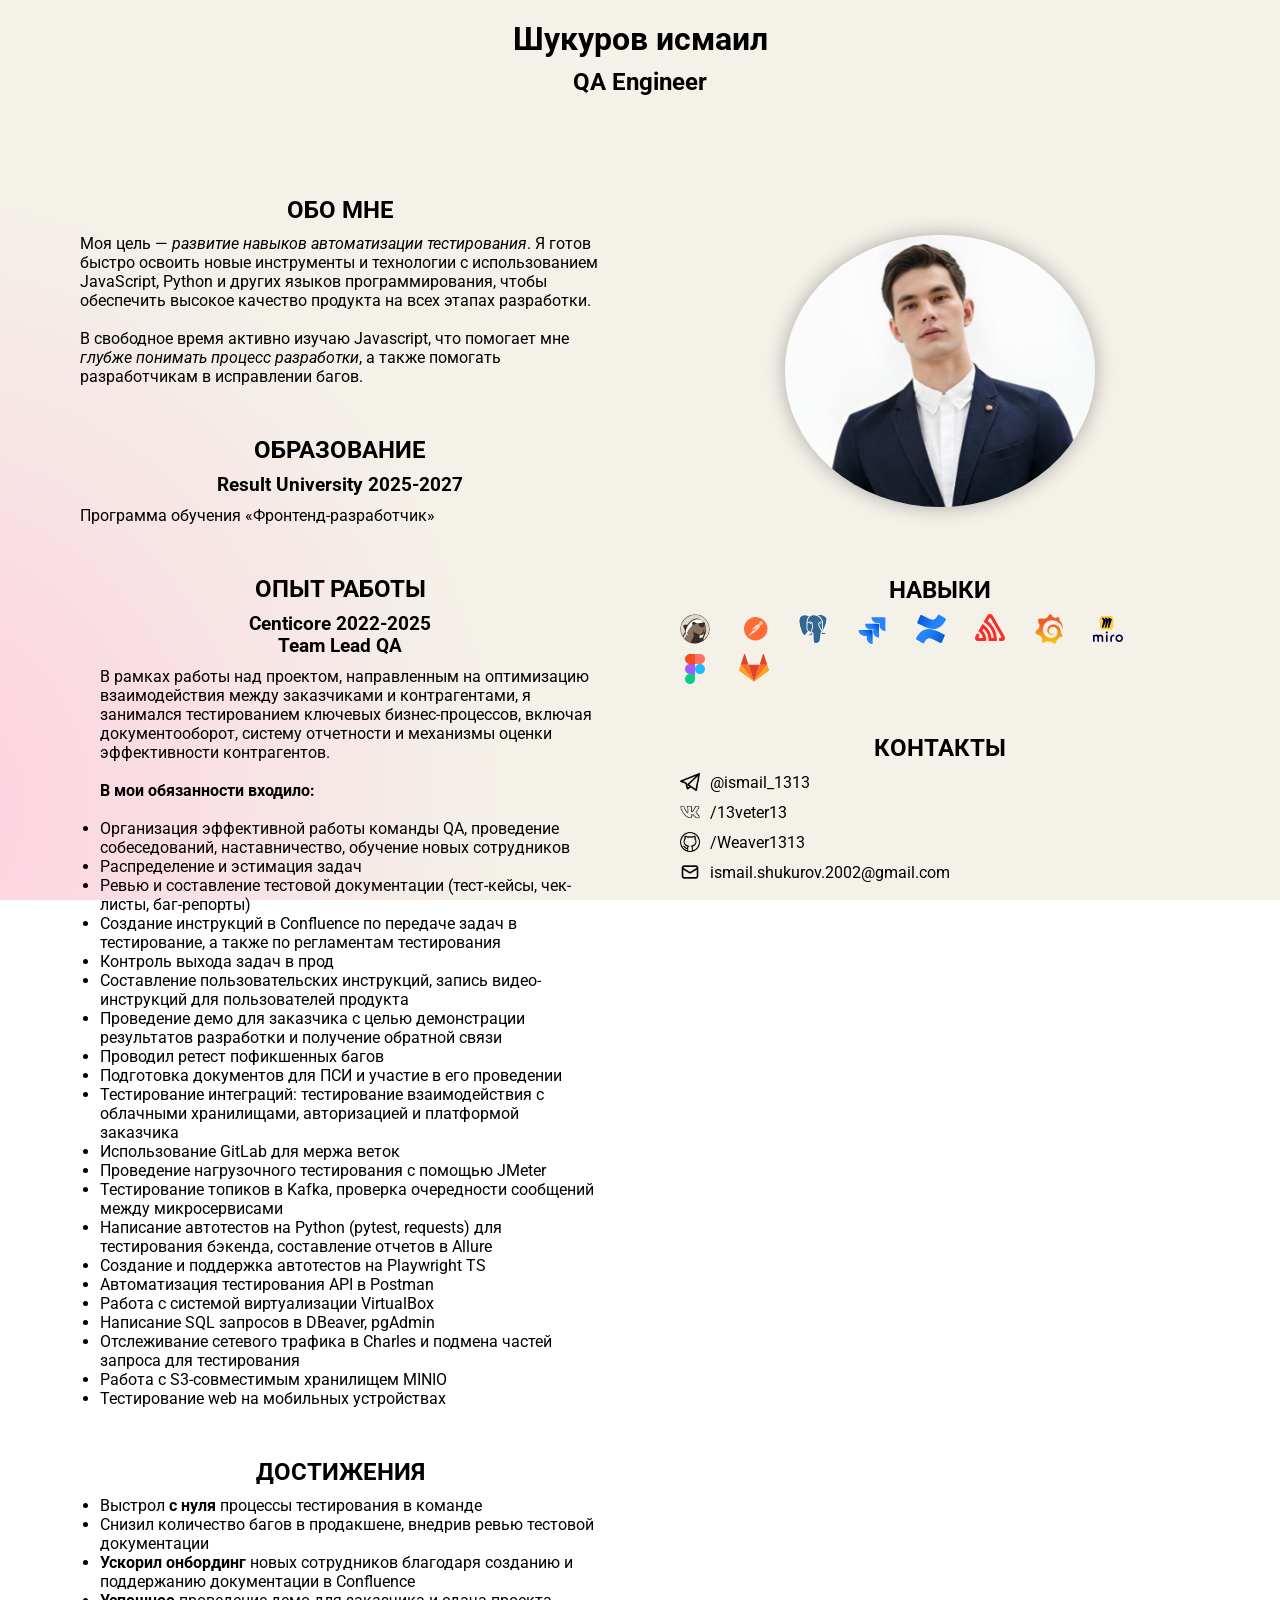
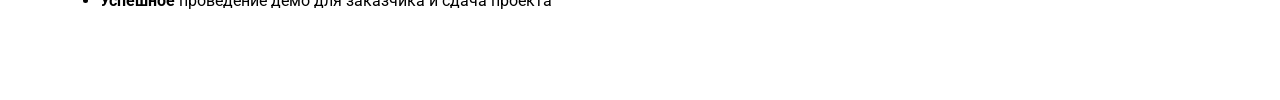
<file: index.html>
<!DOCTYPE html>
<html lang="en">
  <head>
    <meta charset="UTF-8" />
    <meta name="viewport" content="width=device-width, initial-scale=1.0" />
    <title>Shukurov CV</title>
    <link rel="stylesheet" href="style.css" />
  </head>
  <body>
    <div class="container">
      <header class="begin">
        <h1>Шукуров исмаил</h1>
        <h2>QA Engineer</h2>
      </header>

      <div class="main-content">
        <section class="left-side">
          <div class="about">
            <h2>ОБО МНЕ</h2>
            <p>
              Моя цель — <i>развитие навыков автоматизации тестирования</i>. Я
              готов быстро освоить новые инструменты и технологии с
              использованием JavaScript, Python и других языков
              программирования, чтобы обеспечить высокое качество продукта на
              всех этапах разработки.
            </p>
            <br />
            <p>
              В свободное время активно изучаю Javascript, что помогает мне
              <i>глубже понимать процесс разработки</i>, а также помогать
              разработчикам в исправлении багов.
            </p>
          </div>

          <div class="education">
            <h2>ОБРАЗОВАНИЕ</h2>
            <h3>Result University 2025-2027</h3>
            <p>Программа обучения «Фронтенд-разработчик»</p>
          </div>

          <div class="experience">
            <h2>ОПЫТ РАБОТЫ</h2>
            <h3>
              Centicore 2022-2025 <br />
              Team Lead QA
            </h3>
            <ul>
              <p>
                В рамках работы над проектом, направленным на оптимизацию
                взаимодействия между заказчиками и контрагентами, я занимался
                тестированием ключевых бизнес-процессов, включая
                документооборот, систему отчетности и механизмы оценки
                эффективности контрагентов.
              </p>
              <br />
              <p><b>В мои обязанности входило:</b></p>
              <br />
              <li>
                Организация эффективной работы команды QA, проведение
                собеседований, наставничество, обучение новых сотрудников
              </li>
              <li>Распределение и эстимация задач</li>
              <li>
                Ревью и составление тестовой документации (тест-кейсы,
                чек-листы, баг-репорты)
              </li>
              <li>
                Создание инструкций в Confluence по передаче задач в
                тестирование, а также по регламентам тестирования
              </li>
              <li>Контроль выхода задач в прод</li>
              <li>
                Составление пользовательских инструкций, запись видео-инструкций
                для пользователей продукта
              </li>
              <li>
                Проведение демо для заказчика с целью демонстрации результатов
                разработки и получение обратной связи
              </li>
              <li>Проводил ретест пофикшенных багов</li>
              <li>Подготовка документов для ПСИ и участие в его проведении</li>
              <li>
                Тестирование интеграций: тестирование взаимодействия с облачными
                хранилищами, авторизацией и платформой заказчика
              </li>
              <li>Использование GitLab для мержа веток</li>
              <li>Проведение нагрузочного тестирования с помощью JMeter</li>
              <li>
                Тестирование топиков в Kafka, проверка очередности сообщений
                между микросервисами
              </li>
              <li>
                Написание автотестов на Python (pytest, requests) для
                тестирования бэкенда, составление отчетов в Allure
              </li>
              <li>Создание и поддержка автотестов на Playwright TS</li>
              <li>Автоматизация тестирования API в Postman</li>
              <li>Работа с системой виртуализации VirtualBox</li>
              <li>Написание SQL запросов в DBeaver, pgAdmin</li>
              <li>
                Отслеживание сетевого трафика в Charles и подмена частей запроса
                для тестирования
              </li>
              <li>Работа с S3-совместимым хранилищем MINIO</li>
              <li>Тестированиe web на мобильных устройствах</li>
            </ul>
          </div>

          <div class="achievements">
            <h2>ДОСТИЖЕНИЯ</h2>
            <ul>
              <li>Выстрол <b>с нуля</b> процессы тестирования в команде</li>
              <li>
                Снизил количество багов в продакшене, внедрив ревью тестовой
                документации
              </li>
              <li>
                <b>Ускорил онбординг</b> новых сотрудников благодаря созданию и
                поддержанию документации в Confluence
              </li>
              <li>
                <b>Успешное</b> проведение демо для заказчика и сдача проекта
              </li>
            </ul>
          </div>
        </section>

        <section class="right-side">
          <div class="myphoto">
            <img src="me.png" alt="Моя фотка)" />
          </div>

          <div class="skills">
            <h2>НАВЫКИ</h2>
            <ul>
              <li><img src="DBeaver.svg" alt="DBeaver" /></li>
              <li><img src="postman.svg" alt="Postman" /></li>
              <li><img src="postgresql.svg" alt="pgAdmin" /></li>
              <li><img src="jira.svg" alt="Jira" /></li>
              <li><img src="confluence.svg" alt="Confluence" /></li>
              <li><img src="sentry.svg" alt="Sentry" /></li>
              <li><img src="grafana.svg" alt="Grafana" /></li>
              <li><img src="miro.svg" alt="Miro" /></li>
              <li><img src="figma.svg" alt="Figma" /></li>
              <li><img src="gitlab.svg" alt="Gitlab" /></li>
            </ul>
          </div>

          <div class="contacts">
            <h2>КОНТАКТЫ</h2>
            <ul>
              <li><img src="tg.png" alt="telegram" />@ismail_1313</li>
              <li><img src="vk.png" alt="vk" />/13veter13</li>
              <li><img src="github.png" alt="github" />/Weaver1313</li>
              <li>
                <img src="mail.png" alt="email" />ismail.shukurov.2002@gmail.com
              </li>
            </ul>
          </div>
        </section>
      </div>
    </div>
  </body>
</html>
</file>
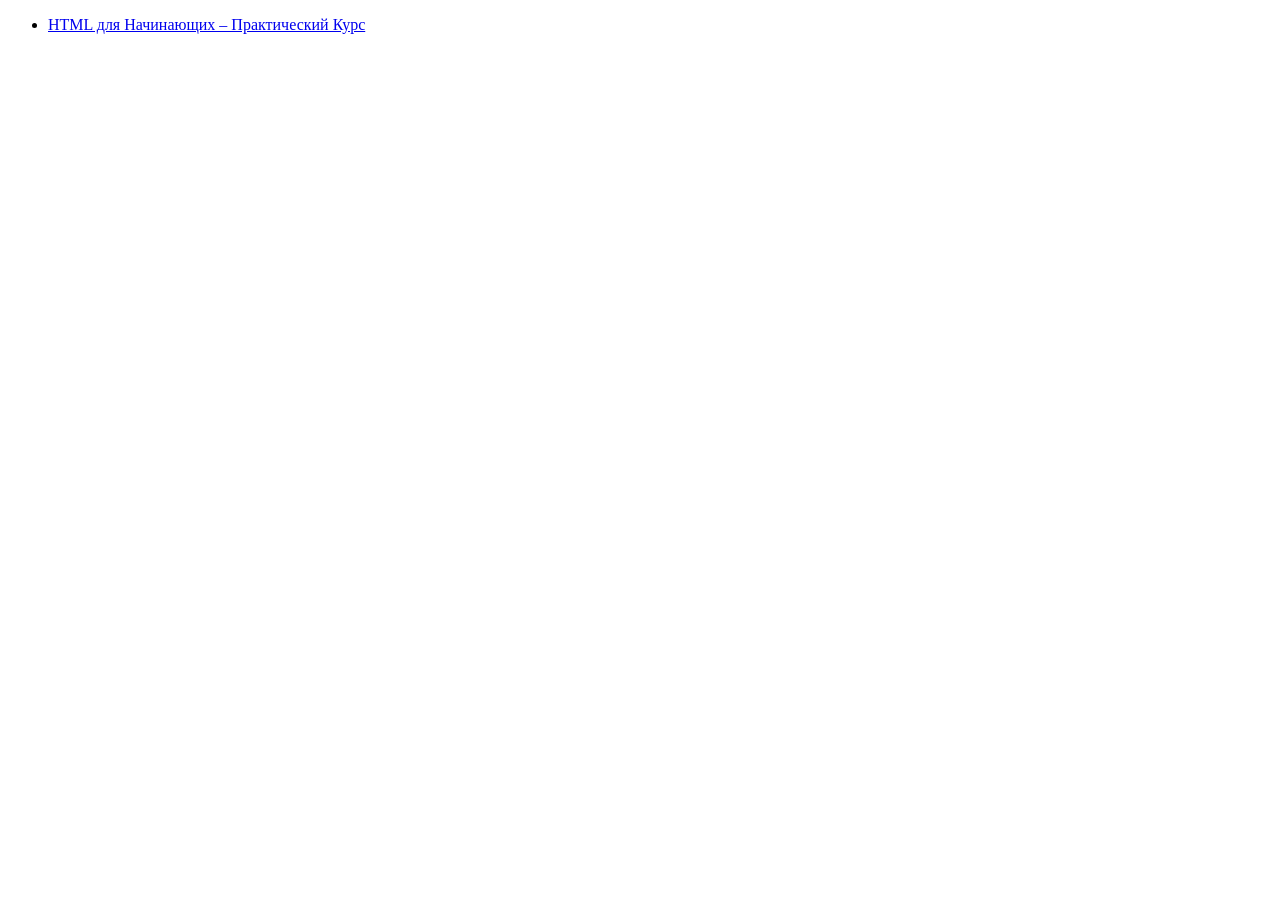
<file: youtube.html>
<!DOCTYPE html>
<html lang="en">
  <head>
    <meta charset="UTF-8">
    <title>YouTube Курсы</title>
  </head>
  <body>
    <ul>
      <li>
        <a href="https://www.youtube.com/watch?v=DOEtVdkKwcU">HTML для Начинающих – Практический Курс</a>
      </li>
    </ul>
  </body>
</html>
</file>
<file: style.css>
@import url('https://fonts.googleapis.com/css2?family=Arsenal:ital,wght@0,400;0,700;1,400;1,700&family=Jersey+15&family=Lobster&family=Montserrat+Alternates:ital,wght@0,100..900&family=Noto+Sans:ital,wght@0,100..900&family=Roboto&display=swap');
@import url('https://fonts.googleapis.com/css2?family=Rubik+Wet+Paint&display=swap');

* {
  margin: 0;
  padding: 0;
  box-sizing: border-box;
  font-family: 'Roboto', sans-serif;
}

body {
  background-image: url(fon.png);
  background-repeat: no-repeat;
  background-position: center;
  background-size: cover;
  background-attachment: fixed;
}

.container {
  max-width: 1200px;
  margin: 0 auto;
  display: flex;
  flex-direction: column;
  justify-content: center;
  align-items: center;
  padding: 20px;
}

.main-content {
  display: flex;
  width: 100%;
  justify-content: space-between;
  margin-top: 40px;
}

.left-side, .right-side {
  flex: 1;
  padding: 20px;
}

.left-side {
  padding-right: 40px;
  display: flex;
  flex-direction: column;
}

.right-side {
  padding-left: 40px;
  display: flex;
  flex-direction: column;
}

.begin {
  text-align:center;
  margin-bottom: 30px;
}

h1, h2, h3 {
  color: #000; 
  text-align: center;
  margin-bottom: 10px;
}

.myphoto {
  display: flex;
  justify-content: center;
  align-items: center;
  height: 350px; 
  margin-bottom: 30px;
}

.myphoto img {
  max-width: 310px; 
  height: auto;
  border-radius: 50%;
  box-shadow: 0 0px 20px rgba(0, 0, 0, 0.3); 
}

.skills ul, .contacts ul {
  list-style-type: none; 
  padding-left: 0;
  margin-bottom: 10px;
}

.skills li {
  display: inline-flex;
  align-items: center;
  margin-right: 15px; 
  margin-bottom: 10px; 
}

.skills li img {
  width: 30px; 
  height: 30px;
  margin-right: 10px;
}

.contacts li img {
  width: 20px; 
  height: 20px;
  margin-right: 10px;
}

.contacts img {
  width: 20px;
  height: 20px;
  margin-right: 10px;
}

.contacts li {
  display: flex;
  align-items: center;
  margin-bottom: 10px;
}

h2, h3 {
  margin-bottom: 10px;
}

ul {
  padding-left: 20px;
}

.left-side .about, .left-side {
  margin-bottom: 50px; 
}

.right-side .myphoto, .right-side, .right-side .skills, .right-side .contacts {
  margin-bottom: 30px; 
}

.right-side .education {
  margin-bottom: 50px; 
}

.left-side .experience {
  margin-top: 50px; 
}

.left-side .achievements {
  margin-top: 50px; 
}

@media (max-width: 768px) {
  .main-content {
    flex-direction: column;
    align-items: center;
  }

  .left-side, .right-side {
    width: 80%;
    margin-bottom: 20px;
  }
}
</file>
